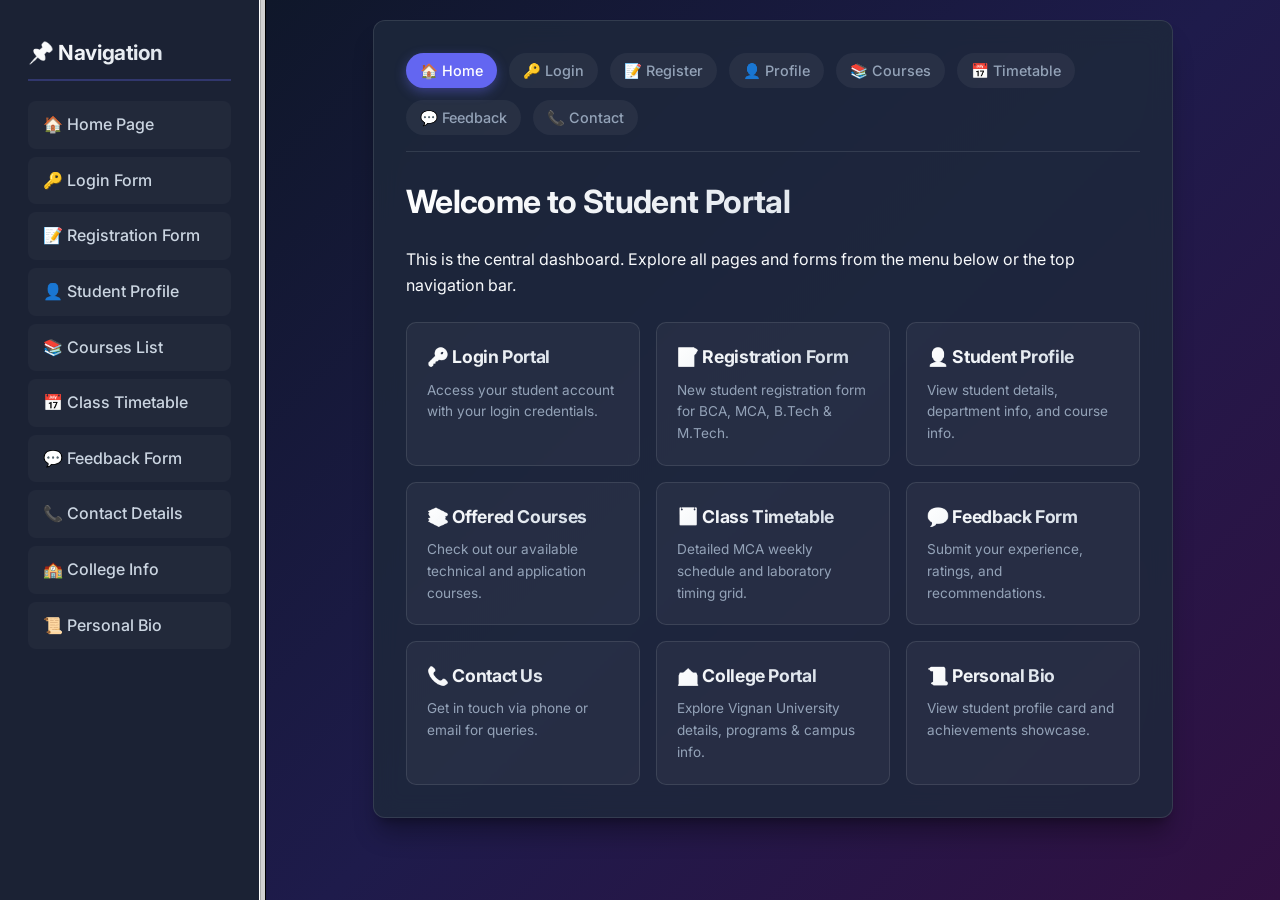
<file: index.html>
<!DOCTYPE html>
<html lang="en">
<head>
    <meta charset="UTF-8">
    <meta name="viewport" content="width=device-width, initial-scale=1.0">
    <title>Student Portal & Management System</title>
</head>

<frameset cols="260px,*">
    <frame src="menu.html" name="menu" style="border-right: 1px solid rgba(255,255,255,0.1);">
    <frame src="home.html" name="content">
    <noframes>
        <body>
            <p>Your browser does not support frames. <a href="home.html">Click here to go to the Home Page</a>.</p>
        </body>
    </noframes>
</frameset>
</html>
</file>
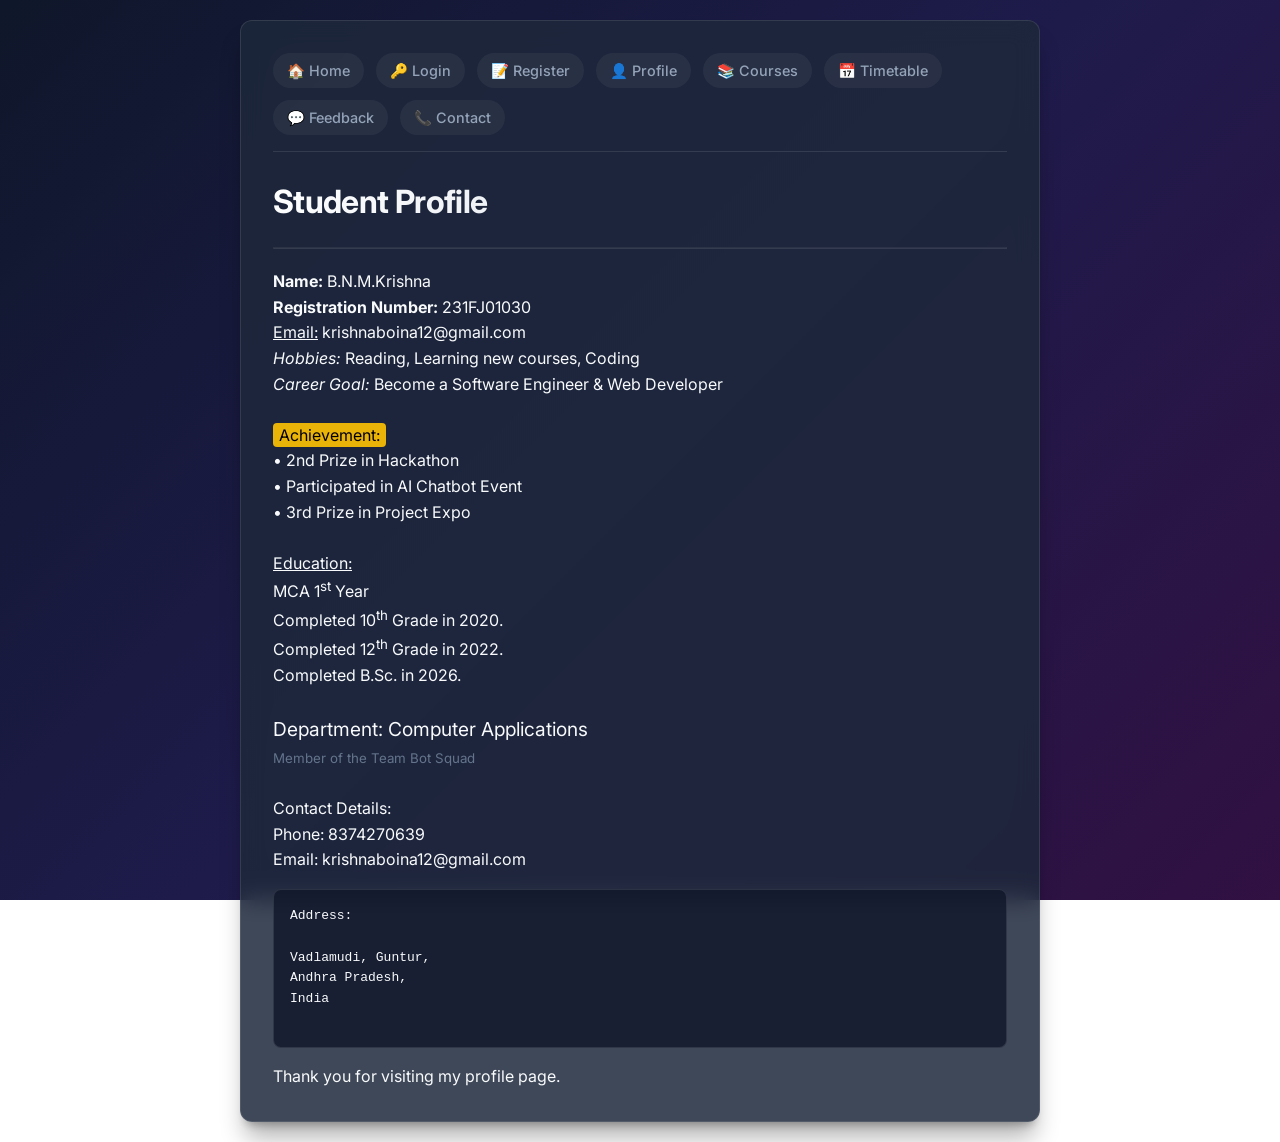
<file: basic_tags (1).html>
<!DOCTYPE html>
<html lang="en">
<head>
    <meta charset="UTF-8">
    <meta name="viewport" content="width=device-width, initial-scale=1.0">
    <title>My Personal Profile</title>
    <link rel="stylesheet" href="styles.css">
</head>
<body>

<div class="container">
    <div class="top-nav">
        <a href="home.html">🏠 Home</a>
        <a href="login.html">🔑 Login</a>
        <a href="registration.html">📝 Register</a>
        <a href="profile.html">👤 Profile</a>
        <a href="courses.html">📚 Courses</a>
        <a href="tables.html">📅 Timetable</a>
        <a href="feedback.html">💬 Feedback</a>
        <a href="contact.html">📞 Contact</a>
    </div>

    <h1>Student Profile</h1>
    <hr style="border-color: var(--card-border); margin-bottom: 20px;">

    <p><b>Name:</b> B.N.M.Krishna</p>
    <p><strong>Registration Number:</strong> 231FJ01030</p>
    <p><u>Email:</u> krishnaboina12@gmail.com</p>
    <p><i>Hobbies:</i> Reading, Learning new courses, Coding</p>
    <p><em>Career Goal:</em> Become a Software Engineer & Web Developer</p>

    <br>
    <p>
        <mark style="background: #eab308; color: #000; padding: 2px 6px; border-radius: 4px;">Achievement:</mark><br>
        • 2nd Prize in Hackathon<br>
        • Participated in AI Chatbot Event<br>
        • 3rd Prize in Project Expo
    </p>
    <br>

    <p><u>Education:</u><br> MCA 1<sup>st</sup> Year</p>
    <p>Completed 10<sup>th</sup> Grade in 2020.</p>
    <p>Completed 12<sup>th</sup> Grade in 2022.</p>
    <p>Completed B.Sc. in 2026.</p>

    <br>
    <p><big>Department: Computer Applications</big></p>
    <p><small style="color: var(--text-muted);">Member of the Team Bot Squad</small></p>

    <br>
    <p>
        Contact Details:<br>
        Phone: 8374270639<br>
        Email: krishnaboina12@gmail.com
    </p>

    <pre style="background: rgba(15, 23, 42, 0.8); padding: 16px; border-radius: 8px; border: 1px solid var(--card-border); margin: 16px 0; font-family: monospace;">
Address:

Vadlamudi, Guntur,
Andhra Pradesh,
India
    </pre>

    <span>Thank you for visiting my profile page.</span>
</div>

</body>
</html>
</file>
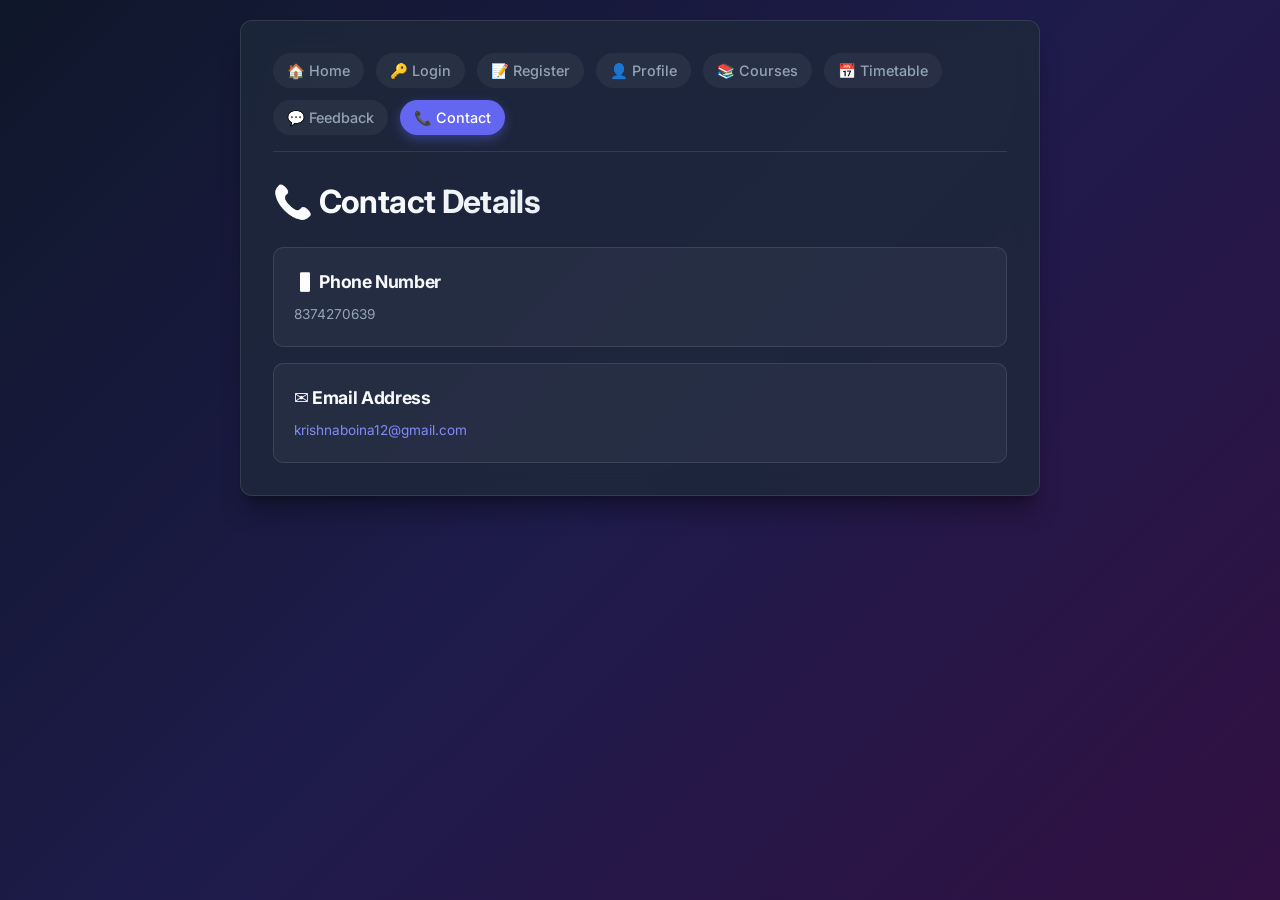
<file: contact.html>
<!DOCTYPE html>
<html lang="en">
<head>
    <meta charset="UTF-8">
    <meta name="viewport" content="width=device-width, initial-scale=1.0">
    <title>Contact</title>
    <link rel="stylesheet" href="styles.css">
</head>
<body>

<div class="container">
    <div class="top-nav">
        <a href="home.html">🏠 Home</a>
        <a href="login.html">🔑 Login</a>
        <a href="registration.html">📝 Register</a>
        <a href="profile.html">👤 Profile</a>
        <a href="courses.html">📚 Courses</a>
        <a href="tables.html">📅 Timetable</a>
        <a href="feedback.html">💬 Feedback</a>
        <a href="contact.html" class="active">📞 Contact</a>
    </div>

    <h1>📞 Contact Details</h1>

    <div style="display: flex; flex-direction: column; gap: 16px; margin-top: 16px;">
        <div class="card">
            <h3>📱 Phone Number</h3>
            <p>8374270639</p>
        </div>

        <div class="card">
            <h3>✉️ Email Address</h3>
            <p><a href="mailto:krishnaboina12@gmail.com">krishnaboina12@gmail.com</a></p>
        </div>
    </div>
</div>

</body>
</html>
</file>
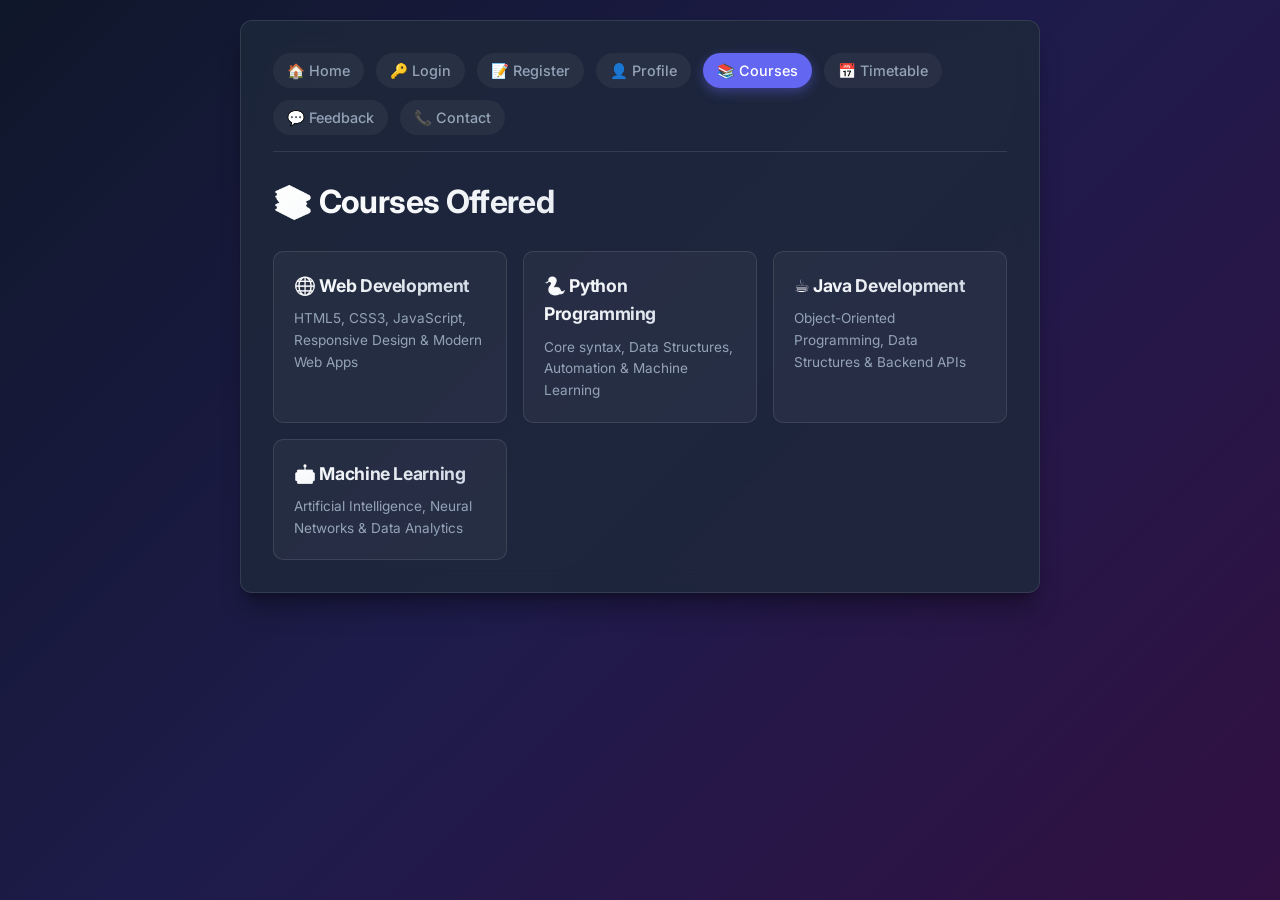
<file: courses.html>
<!DOCTYPE html>
<html lang="en">
<head>
    <meta charset="UTF-8">
    <meta name="viewport" content="width=device-width, initial-scale=1.0">
    <title>Courses</title>
    <link rel="stylesheet" href="styles.css">
</head>
<body>

<div class="container">
    <div class="top-nav">
        <a href="home.html">🏠 Home</a>
        <a href="login.html">🔑 Login</a>
        <a href="registration.html">📝 Register</a>
        <a href="profile.html">👤 Profile</a>
        <a href="courses.html" class="active">📚 Courses</a>
        <a href="tables.html">📅 Timetable</a>
        <a href="feedback.html">💬 Feedback</a>
        <a href="contact.html">📞 Contact</a>
    </div>

    <h1>📚 Courses Offered</h1>

    <div class="grid">
        <div class="card">
            <h3>🌐 Web Development</h3>
            <p>HTML5, CSS3, JavaScript, Responsive Design & Modern Web Apps</p>
        </div>
        <div class="card">
            <h3>🐍 Python Programming</h3>
            <p>Core syntax, Data Structures, Automation & Machine Learning</p>
        </div>
        <div class="card">
            <h3>☕ Java Development</h3>
            <p>Object-Oriented Programming, Data Structures & Backend APIs</p>
        </div>
        <div class="card">
            <h3>🤖 Machine Learning</h3>
            <p>Artificial Intelligence, Neural Networks & Data Analytics</p>
        </div>
    </div>
</div>

</body>
</html>
</file>
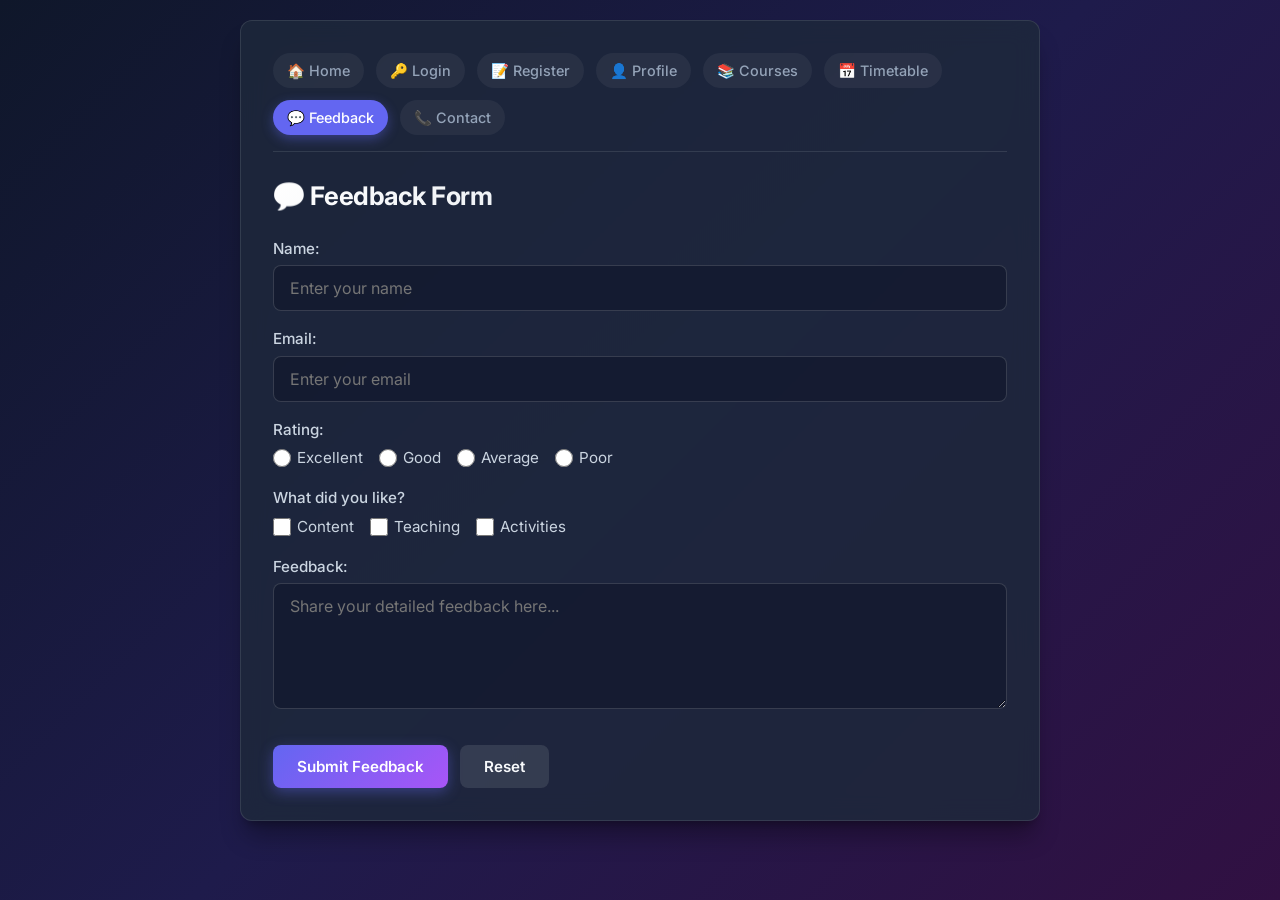
<file: feedback.html>
<!DOCTYPE html>
<html lang="en">
<head>
    <meta charset="UTF-8">
    <meta name="viewport" content="width=device-width, initial-scale=1.0">
    <title>Feedback Form</title>
    <link rel="stylesheet" href="styles.css">
</head>
<body>

<div class="container">
    <div class="top-nav">
        <a href="home.html">🏠 Home</a>
        <a href="login.html">🔑 Login</a>
        <a href="registration.html">📝 Register</a>
        <a href="profile.html">👤 Profile</a>
        <a href="courses.html">📚 Courses</a>
        <a href="tables.html">📅 Timetable</a>
        <a href="feedback.html" class="active">💬 Feedback</a>
        <a href="contact.html">📞 Contact</a>
    </div>

    <h2>💬 Feedback Form</h2>

    <div id="alertBox" class="alert alert-success">Thank you for your feedback! Redirecting...</div>

    <form id="feedbackForm" onsubmit="handleFeedback(event)">

        <div>
            <label for="name">Name:</label>
            <input type="text" id="name" name="name" placeholder="Enter your name" required>
        </div>

        <div>
            <label for="email">Email:</label>
            <input type="email" id="email" name="email" placeholder="Enter your email" required>
        </div>

        <div>
            <label>Rating:</label>
            <div class="radio-group">
                <label><input type="radio" name="rating" value="Excellent" required> Excellent</label>
                <label><input type="radio" name="rating" value="Good"> Good</label>
                <label><input type="radio" name="rating" value="Average"> Average</label>
                <label><input type="radio" name="rating" value="Poor"> Poor</label>
            </div>
        </div>

        <div>
            <label>What did you like?</label>
            <div class="checkbox-group">
                <label><input type="checkbox" name="like" value="Content"> Content</label>
                <label><input type="checkbox" name="like" value="Teaching"> Teaching</label>
                <label><input type="checkbox" name="like" value="Activities"> Activities</label>
            </div>
        </div>

        <div>
            <label for="feedback">Feedback:</label>
            <textarea id="feedback" name="feedback" rows="5" placeholder="Share your detailed feedback here..." required></textarea>
        </div>

        <div class="button-group">
            <input type="submit" value="Submit Feedback">
            <input type="reset" value="Reset">
        </div>

    </form>
</div>

<script>
function handleFeedback(event) {
    event.preventDefault();
    const alertBox = document.getElementById('alertBox');
    alertBox.style.display = 'block';
    setTimeout(() => {
        window.location.href = 'home.html';
    }, 1200);
}
</script>

</body>
</html>
</file>
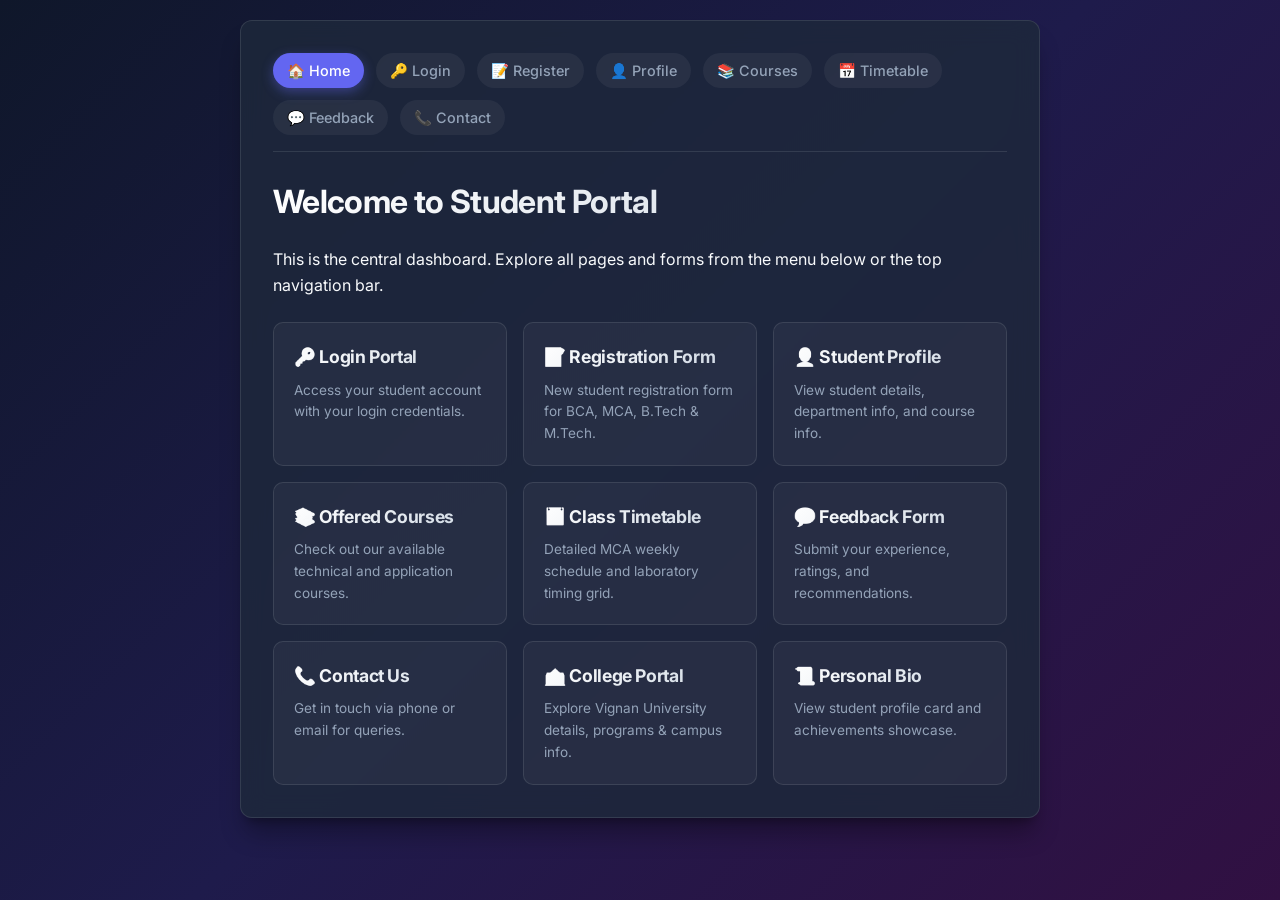
<file: home.html>
<!DOCTYPE html>
<html lang="en">
<head>
    <meta charset="UTF-8">
    <meta name="viewport" content="width=device-width, initial-scale=1.0">
    <title>Home</title>
    <link rel="stylesheet" href="styles.css">
</head>
<body>

<div class="container">
    <div class="top-nav">
        <a href="home.html" class="active">🏠 Home</a>
        <a href="login.html">🔑 Login</a>
        <a href="registration.html">📝 Register</a>
        <a href="profile.html">👤 Profile</a>
        <a href="courses.html">📚 Courses</a>
        <a href="tables.html">📅 Timetable</a>
        <a href="feedback.html">💬 Feedback</a>
        <a href="contact.html">📞 Contact</a>
    </div>

    <h1>Welcome to Student Portal</h1>
    <p>This is the central dashboard. Explore all pages and forms from the menu below or the top navigation bar.</p>

    <div class="grid">
        <a href="login.html" class="card">
            <h3>🔑 Login Portal</h3>
            <p>Access your student account with your login credentials.</p>
        </a>

        <a href="registration.html" class="card">
            <h3>📝 Registration Form</h3>
            <p>New student registration form for BCA, MCA, B.Tech & M.Tech.</p>
        </a>

        <a href="profile.html" class="card">
            <h3>👤 Student Profile</h3>
            <p>View student details, department info, and course info.</p>
        </a>

        <a href="courses.html" class="card">
            <h3>📚 Offered Courses</h3>
            <p>Check out our available technical and application courses.</p>
        </a>

        <a href="tables.html" class="card">
            <h3>📅 Class Timetable</h3>
            <p>Detailed MCA weekly schedule and laboratory timing grid.</p>
        </a>

        <a href="feedback.html" class="card">
            <h3>💬 Feedback Form</h3>
            <p>Submit your experience, ratings, and recommendations.</p>
        </a>

        <a href="contact.html" class="card">
            <h3>📞 Contact Us</h3>
            <p>Get in touch via phone or email for queries.</p>
        </a>

        <a href="hyperlinks_nav.html" class="card">
            <h3>🏫 College Portal</h3>
            <p>Explore Vignan University details, programs & campus info.</p>
        </a>

        <a href="basic_tags (1).html" class="card">
            <h3>📜 Personal Bio</h3>
            <p>View student profile card and achievements showcase.</p>
        </a>
    </div>
</div>

</body>
</html>
</file>
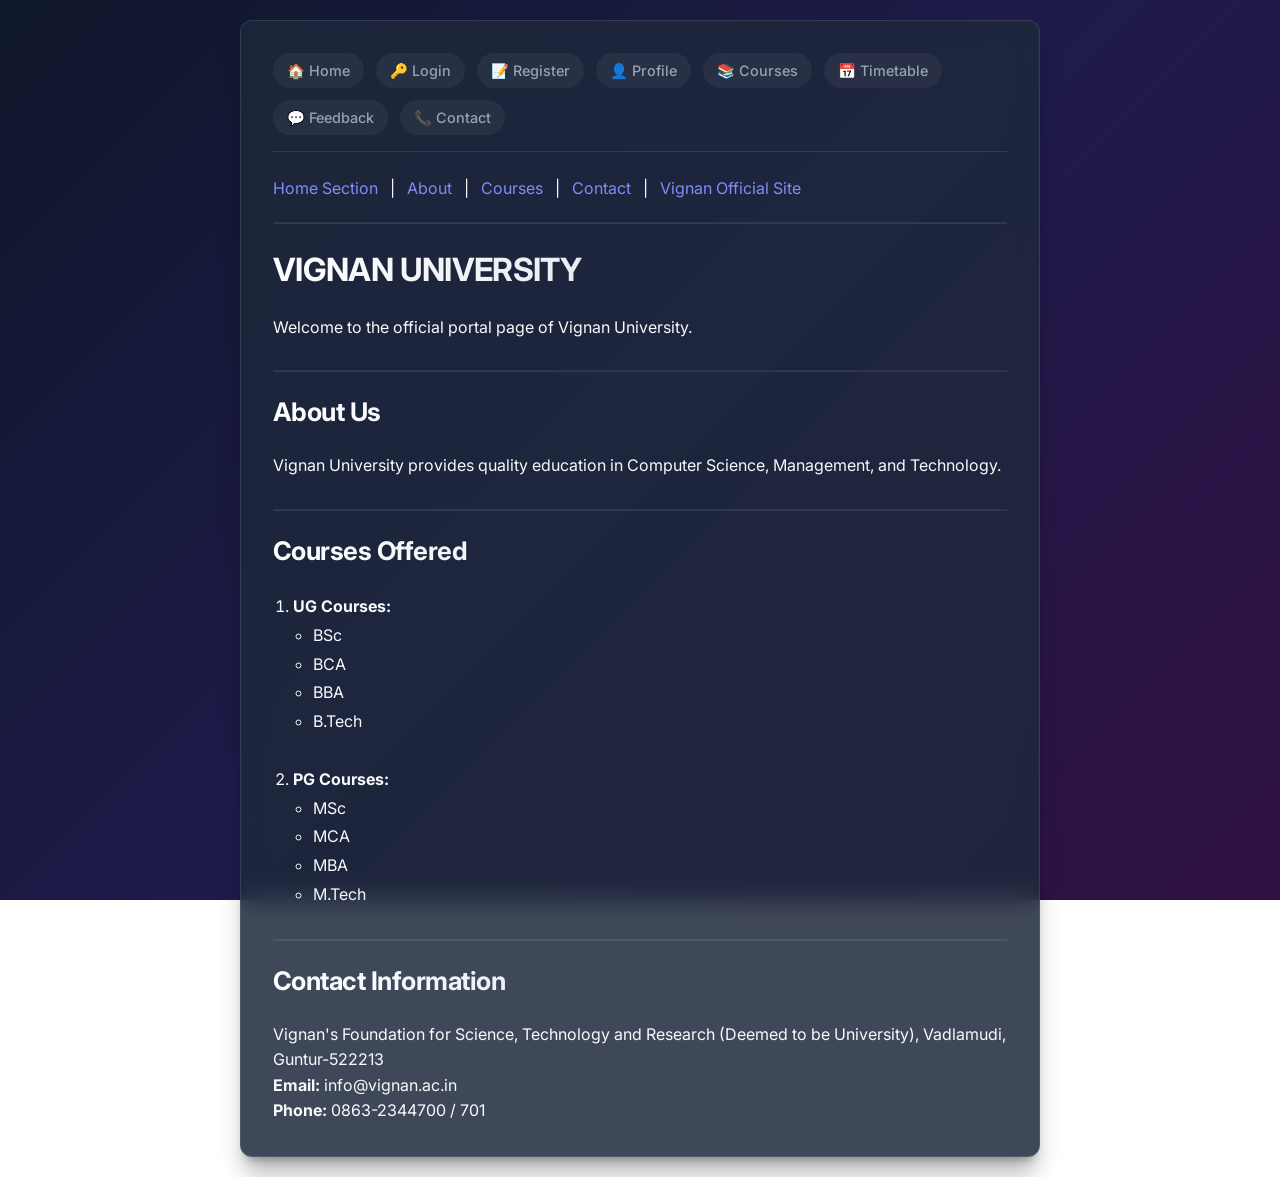
<file: hyperlinks_nav.html>
<!DOCTYPE html>
<html lang="en">
<head>
    <meta charset="UTF-8">
    <meta name="viewport" content="width=device-width, initial-scale=1.0">
    <title>College Website</title>
    <link rel="stylesheet" href="styles.css">
</head>
<body>

<div class="container">
    <div class="top-nav">
        <a href="home.html">🏠 Home</a>
        <a href="login.html">🔑 Login</a>
        <a href="registration.html">📝 Register</a>
        <a href="profile.html">👤 Profile</a>
        <a href="courses.html">📚 Courses</a>
        <a href="tables.html">📅 Timetable</a>
        <a href="feedback.html">💬 Feedback</a>
        <a href="contact.html">📞 Contact</a>
    </div>

    <nav style="display: flex; gap: 12px; margin-bottom: 20px;">
        <a href="#home">Home Section</a> |
        <a href="#about">About</a> |
        <a href="#courses">Courses</a> |
        <a href="#contact">Contact</a> |
        <a href="https://www.vignan.ac.in" target="_blank">Vignan Official Site</a>
    </nav>
    <hr style="border-color: var(--card-border); margin-bottom: 20px;">

    <section id="home" style="margin-bottom: 30px;">
        <h1>VIGNAN UNIVERSITY</h1>
        <p>Welcome to the official portal page of Vignan University.</p>
    </section>

    <hr style="border-color: var(--card-border); margin-bottom: 20px;">

    <section id="about" style="margin-bottom: 30px;">
        <h2>About Us</h2>
        <p>Vignan University provides quality education in Computer Science, Management, and Technology.</p>
    </section>

    <hr style="border-color: var(--card-border); margin-bottom: 20px;">

    <section id="courses" style="margin-bottom: 30px;">
        <h2>Courses Offered</h2>
        <ol style="margin-left: 20px; line-height: 1.8;">
            <li><b>UG Courses:</b>
                <ul style="margin-left: 20px;">
                    <li>BSc</li>
                    <li>BCA</li>
                    <li>BBA</li>
                    <li>B.Tech</li>
                </ul>
            </li>
            <br>
            <li><b>PG Courses:</b>
                <ul style="margin-left: 20px;">
                    <li>MSc</li>
                    <li>MCA</li>
                    <li>MBA</li>
                    <li>M.Tech</li>
                </ul>
            </li>
        </ol>
    </section>

    <hr style="border-color: var(--card-border); margin-bottom: 20px;">

    <section id="contact">
        <h2>Contact Information</h2>
        <p>Vignan's Foundation for Science, Technology and Research (Deemed to be University), Vadlamudi, Guntur-522213</p>
        <p><b>Email:</b> info@vignan.ac.in</p>
        <p><b>Phone:</b> 0863-2344700 / 701</p>
    </section>
</div>

</body>
</html>
</file>
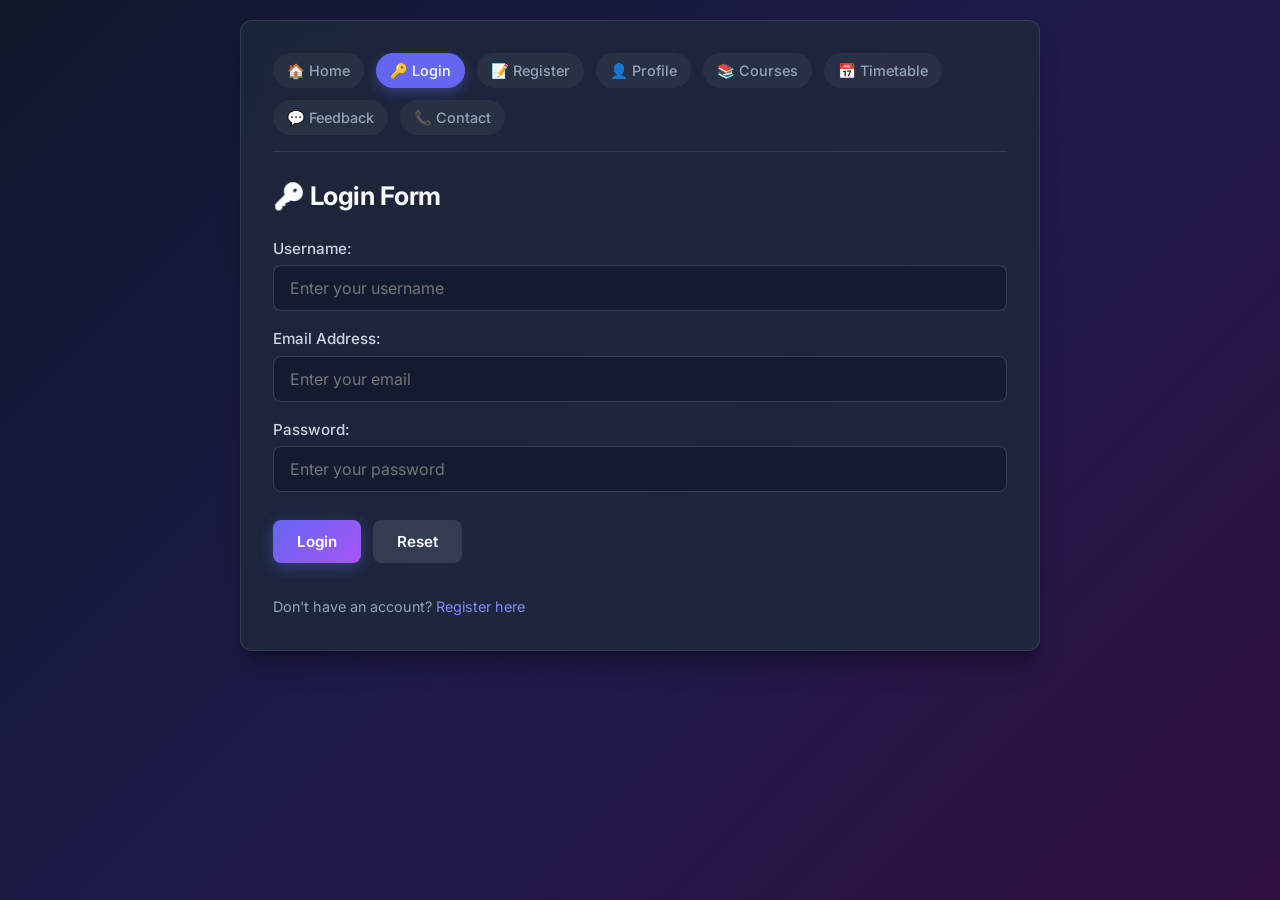
<file: login.html>
<!DOCTYPE html>
<html lang="en">
<head>
    <meta charset="UTF-8">
    <meta name="viewport" content="width=device-width, initial-scale=1.0">
    <title>Login Form</title>
    <link rel="stylesheet" href="styles.css">
</head>
<body>

<div class="container">
    <div class="top-nav">
        <a href="home.html">🏠 Home</a>
        <a href="login.html" class="active">🔑 Login</a>
        <a href="registration.html">📝 Register</a>
        <a href="profile.html">👤 Profile</a>
        <a href="courses.html">📚 Courses</a>
        <a href="tables.html">📅 Timetable</a>
        <a href="feedback.html">💬 Feedback</a>
        <a href="contact.html">📞 Contact</a>
    </div>

    <h2>🔑 Login Form</h2>

    <div id="alertBox" class="alert alert-success">Login successful! Redirecting...</div>

    <form id="loginForm" onsubmit="handleLogin(event)">

        <div>
            <label for="username">Username:</label>
            <input type="text" id="username" name="username" placeholder="Enter your username" required>
        </div>

        <div>
            <label for="email">Email Address:</label>
            <input type="email" id="email" name="email" placeholder="Enter your email" required>
        </div>

        <div>
            <label for="password">Password:</label>
            <input type="password" id="password" name="password" placeholder="Enter your password" required>
        </div>

        <div class="button-group">
            <input type="submit" value="Login">
            <input type="reset" value="Reset">
        </div>

        <p style="margin-top: 16px; font-size: 0.9rem; color: var(--text-secondary);">
            Don't have an account? <a href="registration.html">Register here</a>
        </p>

    </form>
</div>

<script>
function handleLogin(event) {
    event.preventDefault();
    const alertBox = document.getElementById('alertBox');
    alertBox.style.display = 'block';
    setTimeout(() => {
        window.location.href = 'home.html';
    }, 1200);
}
</script>

</body>
</html>
</file>
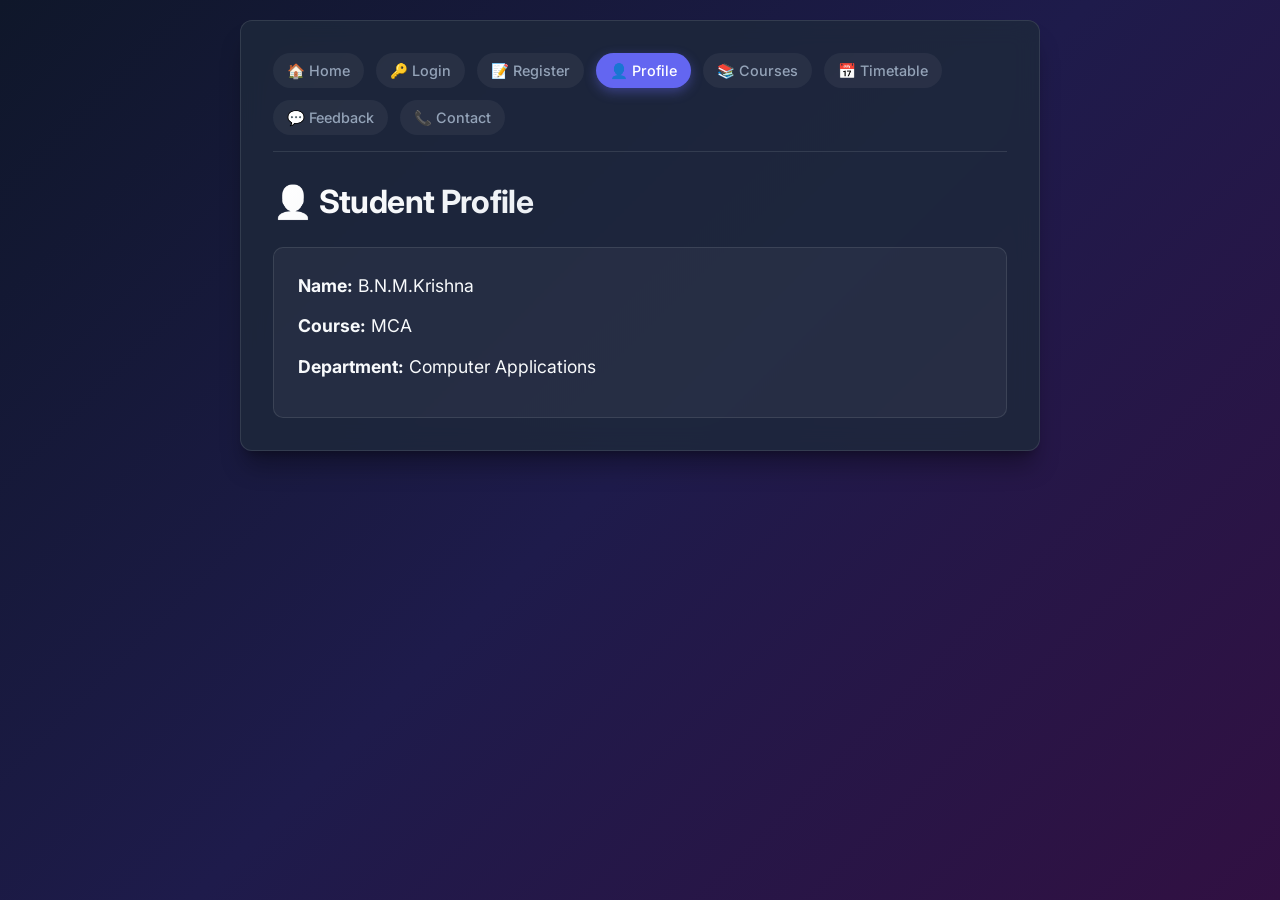
<file: profile.html>
<!DOCTYPE html>
<html lang="en">
<head>
    <meta charset="UTF-8">
    <meta name="viewport" content="width=device-width, initial-scale=1.0">
    <title>Profile</title>
    <link rel="stylesheet" href="styles.css">
</head>
<body>

<div class="container">
    <div class="top-nav">
        <a href="home.html">🏠 Home</a>
        <a href="login.html">🔑 Login</a>
        <a href="registration.html">📝 Register</a>
        <a href="profile.html" class="active">👤 Profile</a>
        <a href="courses.html">📚 Courses</a>
        <a href="tables.html">📅 Timetable</a>
        <a href="feedback.html">💬 Feedback</a>
        <a href="contact.html">📞 Contact</a>
    </div>

    <h1>👤 Student Profile</h1>

    <div style="background: rgba(255,255,255,0.04); border-radius: 10px; padding: 24px; border: 1px solid var(--card-border); margin-top: 16px;">
        <p style="margin-bottom: 12px; font-size: 1.1rem;"><b>Name:</b> B.N.M.Krishna</p>
        <p style="margin-bottom: 12px; font-size: 1.1rem;"><b>Course:</b> MCA</p>
        <p style="margin-bottom: 12px; font-size: 1.1rem;"><b>Department:</b> Computer Applications</p>
    </div>
</div>

</body>
</html>
</file>
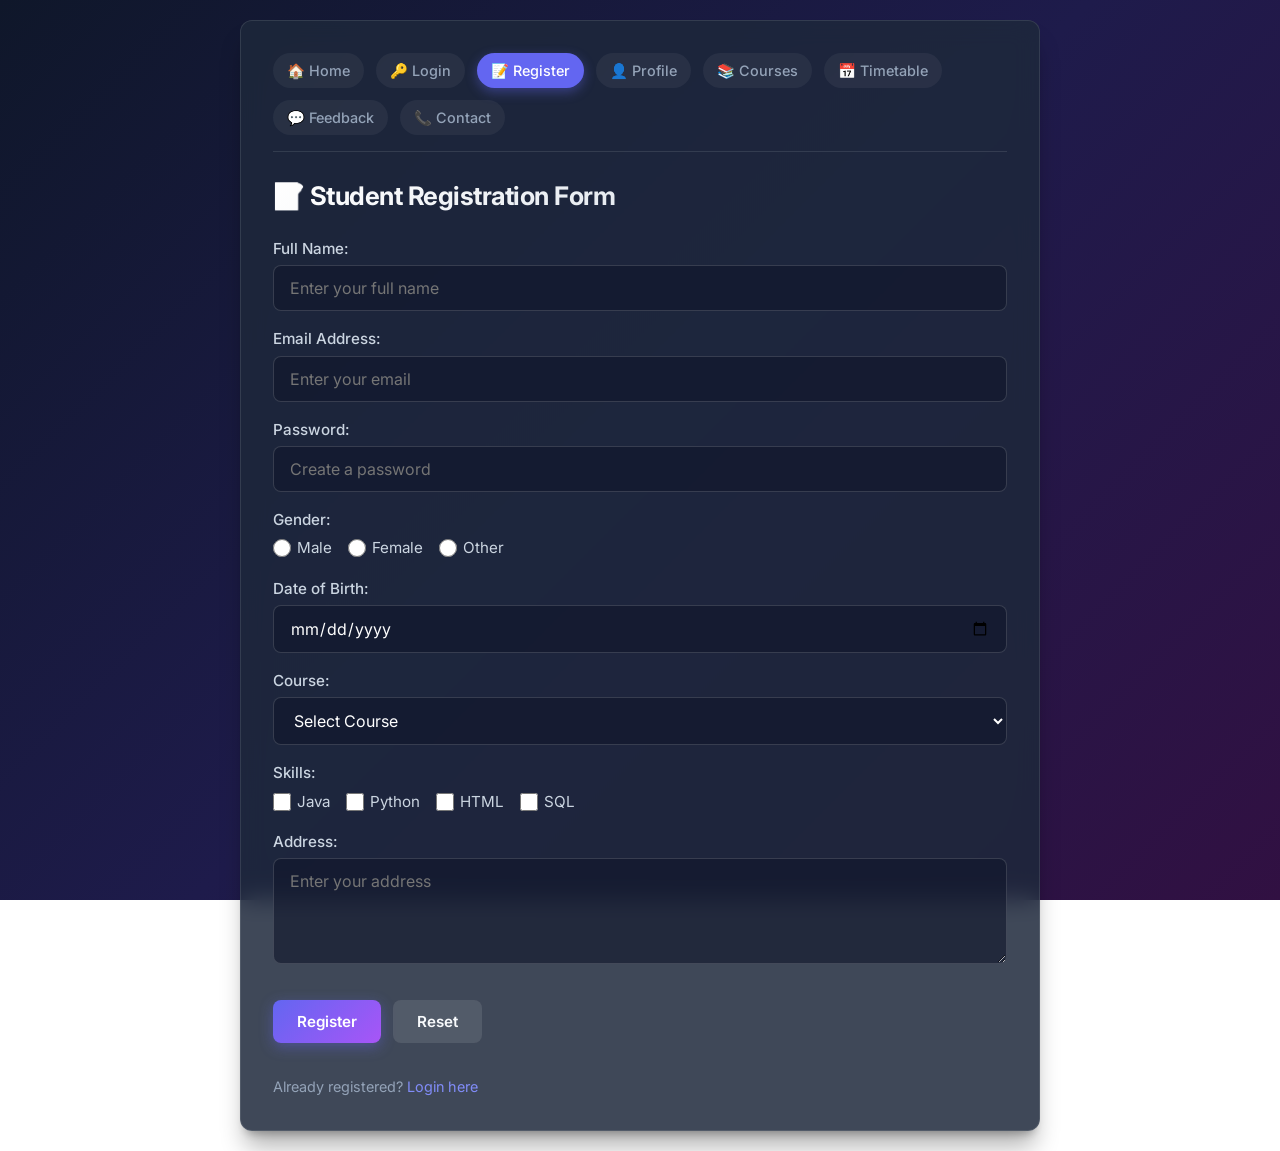
<file: registration.html>
<!DOCTYPE html>
<html lang="en">
<head>
    <meta charset="UTF-8">
    <meta name="viewport" content="width=device-width, initial-scale=1.0">
    <title>Student Registration Form</title>
    <link rel="stylesheet" href="styles.css">
</head>
<body>

<div class="container">
    <div class="top-nav">
        <a href="home.html">🏠 Home</a>
        <a href="login.html">🔑 Login</a>
        <a href="registration.html" class="active">📝 Register</a>
        <a href="profile.html">👤 Profile</a>
        <a href="courses.html">📚 Courses</a>
        <a href="tables.html">📅 Timetable</a>
        <a href="feedback.html">💬 Feedback</a>
        <a href="contact.html">📞 Contact</a>
    </div>

    <h2>📝 Student Registration Form</h2>

    <div id="alertBox" class="alert alert-success">Registration successful! Redirecting to Login...</div>

    <form id="regForm" onsubmit="handleRegistration(event)">

        <div>
            <label for="fullname">Full Name:</label>
            <input type="text" id="fullname" name="fullname" placeholder="Enter your full name" required>
        </div>

        <div>
            <label for="email">Email Address:</label>
            <input type="email" id="email" name="email" placeholder="Enter your email" required>
        </div>

        <div>
            <label for="password">Password:</label>
            <input type="password" id="password" name="password" placeholder="Create a password" required>
        </div>

        <div>
            <label>Gender:</label>
            <div class="radio-group">
                <label><input type="radio" name="gender" value="Male" required> Male</label>
                <label><input type="radio" name="gender" value="Female"> Female</label>
                <label><input type="radio" name="gender" value="Other"> Other</label>
            </div>
        </div>

        <div>
            <label for="dob">Date of Birth:</label>
            <input type="date" id="dob" name="dob" required>
        </div>

        <div>
            <label for="course">Course:</label>
            <select id="course" name="course" required>
                <option value="">Select Course</option>
                <option value="BCA">BCA</option>
                <option value="MCA">MCA</option>
                <option value="B.Tech">B.Tech</option>
                <option value="M.Tech">M.Tech</option>
            </select>
        </div>

        <div>
            <label>Skills:</label>
            <div class="checkbox-group">
                <label><input type="checkbox" name="skills" value="Java"> Java</label>
                <label><input type="checkbox" name="skills" value="Python"> Python</label>
                <label><input type="checkbox" name="skills" value="HTML"> HTML</label>
                <label><input type="checkbox" name="skills" value="SQL"> SQL</label>
            </div>
        </div>

        <div>
            <label for="address">Address:</label>
            <textarea id="address" name="address" rows="4" placeholder="Enter your address" required></textarea>
        </div>

        <div class="button-group">
            <input type="submit" value="Register">
            <input type="reset" value="Reset">
        </div>

        <p style="margin-top: 16px; font-size: 0.9rem; color: var(--text-secondary);">
            Already registered? <a href="login.html">Login here</a>
        </p>

    </form>
</div>

<script>
function handleRegistration(event) {
    event.preventDefault();
    const alertBox = document.getElementById('alertBox');
    alertBox.style.display = 'block';
    setTimeout(() => {
        window.location.href = 'login.html';
    }, 1200);
}
</script>

</body>
</html>
</file>
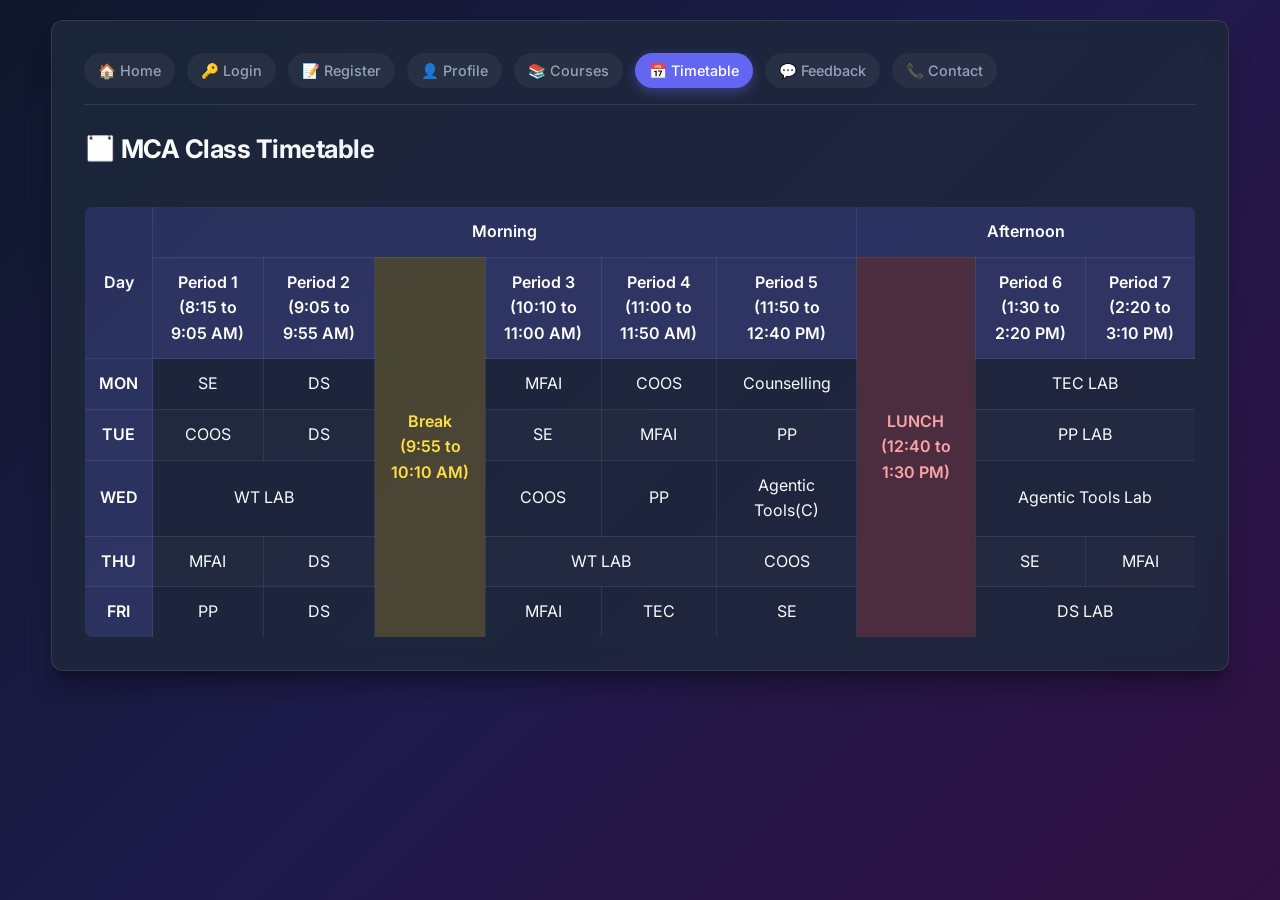
<file: tables.html>
<!DOCTYPE html>
<html lang="en">
<head>
    <meta charset="UTF-8">
    <meta name="viewport" content="width=device-width, initial-scale=1.0">
    <title>Class Timetable</title>
    <link rel="stylesheet" href="styles.css">
</head>
<body>

<div class="container" style="max-width: 95%;">
    <div class="top-nav">
        <a href="home.html">🏠 Home</a>
        <a href="login.html">🔑 Login</a>
        <a href="registration.html">📝 Register</a>
        <a href="profile.html">👤 Profile</a>
        <a href="courses.html">📚 Courses</a>
        <a href="tables.html" class="active">📅 Timetable</a>
        <a href="feedback.html">💬 Feedback</a>
        <a href="contact.html">📞 Contact</a>
    </div>

    <h2>📅 MCA Class Timetable</h2>

    <div style="overflow-x: auto;">
        <table border="1" cellspacing="0" cellpadding="10">

            <tr>
                <th rowspan="2">Day</th>
                <th colspan="6">Morning</th>
                <th colspan="3">Afternoon</th>
            </tr>

            <tr>
                <th>Period 1 <br> (8:15 to 9:05 AM)</th>
                <th>Period 2 <br> (9:05 to 9:55 AM)</th>
                <th rowspan="6" style="background: rgba(234, 179, 8, 0.2); color: #fde047;">Break <br> (9:55 to 10:10 AM)</th>
                <th>Period 3 <br> (10:10 to 11:00 AM)</th>
                <th>Period 4 <br> (11:00 to 11:50 AM)</th>
                <th>Period 5 <br> (11:50 to 12:40 PM)</th>
                <th rowspan="6" style="background: rgba(239, 68, 68, 0.2); color: #fca5a5;">LUNCH <br> (12:40 to 1:30 PM)</th>
                <th>Period 6 <br> (1:30 to 2:20 PM)</th>
                <th>Period 7 <br> (2:20 to 3:10 PM)</th> 
            </tr>

            <tr>
                <th>MON</th>
                <td>SE</td>
                <td>DS</td>
                <td>MFAI</td>
                <td>COOS</td>
                <td>Counselling</td>
                <td colspan="2">TEC LAB</td>
            </tr>

            <tr>
                <th>TUE</th>
                <td>COOS</td>
                <td>DS</td>
                <td>SE</td>
                <td>MFAI</td>
                <td>PP</td>
                <td colspan="2">PP LAB</td>
            </tr>

            <tr>
                <th>WED</th>
                <td colspan="2">WT LAB</td>
                <td>COOS</td>
                <td>PP</td>
                <td>Agentic Tools(C)</td>
                <td colspan="2">Agentic Tools Lab</td>
            </tr>

            <tr>
                <th>THU</th>
                <td>MFAI</td>
                <td>DS</td>
                <td colspan="2">WT LAB</td>
                <td>COOS</td>
                <td>SE</td>
                <td>MFAI</td>
            </tr>

            <tr>
                <th>FRI</th>
                <td>PP</td>
                <td>DS</td>
                <td>MFAI</td>
                <td>TEC</td>
                <td>SE</td>
                <td colspan="2">DS LAB</td>
            </tr>

        </table>
    </div>
</div>

</body>
</html>
</file>
<file: styles.css>
@import url('https://fonts.googleapis.com/css2?family=Inter:wght@300;400;500;600;700&display=swap');

:root {
  --bg-gradient: linear-gradient(135deg, #0f172a 0%, #1e1b4b 50%, #311042 100%);
  --card-bg: rgba(30, 41, 59, 0.85);
  --card-border: rgba(255, 255, 255, 0.1);
  --accent-primary: #6366f1;
  --accent-hover: #4f46e5;
  --accent-gradient: linear-gradient(135deg, #6366f1 0%, #a855f7 100%);
  --text-primary: #f8fafc;
  --text-secondary: #94a3b8;
  --text-muted: #64748b;
  --input-bg: rgba(15, 23, 42, 0.6);
  --input-border: rgba(255, 255, 255, 0.15);
  --radius: 12px;
}

* {
  box-sizing: border-box;
  margin: 0;
  padding: 0;
  font-family: 'Inter', system-ui, -apple-system, sans-serif;
}

body {
  background: var(--bg-gradient);
  background-attachment: fixed;
  color: var(--text-primary);
  min-height: 100vh;
  padding: 20px;
  line-height: 1.6;
}

/* Common Card Wrapper */
.container {
  max-width: 800px;
  margin: 0 auto;
  background: var(--card-bg);
  backdrop-filter: blur(12px);
  border: 1px solid var(--card-border);
  border-radius: var(--radius);
  padding: 32px;
  box-shadow: 0 20px 25px -5px rgba(0, 0, 0, 0.3), 0 8px 10px -6px rgba(0, 0, 0, 0.3);
  animation: fadeIn 0.4s ease-out;
}

@keyframes fadeIn {
  from { opacity: 0; transform: translateY(10px); }
  to { opacity: 1; transform: translateY(0); }
}

h1, h2, h3 {
  font-weight: 700;
  letter-spacing: -0.02em;
  margin-bottom: 20px;
  background: linear-gradient(135deg, #ffffff 0%, #cbd5e1 100%);
  -webkit-background-clip: text;
  -webkit-text-fill-color: transparent;
}

h1 { font-size: 2rem; }
h2 { font-size: 1.6rem; }
h3 { font-size: 1.3rem; }

/* Navigation Bar inside content pages */
.top-nav {
  display: flex;
  gap: 12px;
  flex-wrap: wrap;
  margin-bottom: 24px;
  padding-bottom: 16px;
  border-bottom: 1px solid var(--card-border);
}

.top-nav a {
  color: var(--text-secondary);
  text-decoration: none;
  font-weight: 500;
  font-size: 0.9rem;
  padding: 6px 14px;
  border-radius: 20px;
  background: rgba(255, 255, 255, 0.05);
  transition: all 0.2s ease;
}

.top-nav a:hover, .top-nav a.active {
  color: #fff;
  background: var(--accent-primary);
  box-shadow: 0 4px 12px rgba(99, 102, 241, 0.4);
}

/* Forms */
form {
  display: flex;
  flex-direction: column;
  gap: 16px;
}

label {
  font-weight: 500;
  font-size: 0.95rem;
  color: #cbd5e1;
  margin-bottom: 4px;
  display: block;
}

input[type="text"],
input[type="email"],
input[type="password"],
input[type="date"],
select,
textarea {
  width: 100%;
  padding: 12px 16px;
  background: var(--input-bg);
  border: 1px solid var(--input-border);
  border-radius: 8px;
  color: #fff;
  font-size: 1rem;
  outline: none;
  transition: border-color 0.2s ease, box-shadow 0.2s ease;
}

input[type="text"]:focus,
input[type="email"]:focus,
input[type="password"]:focus,
input[type="date"]:focus,
select:focus,
textarea:focus {
  border-color: var(--accent-primary);
  box-shadow: 0 0 0 3px rgba(99, 102, 241, 0.25);
}

input[type="radio"],
input[type="checkbox"] {
  accent-color: var(--accent-primary);
  width: 18px;
  height: 18px;
  vertical-align: middle;
  cursor: pointer;
}

.radio-group, .checkbox-group {
  display: flex;
  gap: 16px;
  align-items: center;
  flex-wrap: wrap;
  margin-top: 4px;
}

.radio-group label, .checkbox-group label {
  display: inline-flex;
  align-items: center;
  gap: 6px;
  cursor: pointer;
  margin-bottom: 0;
  font-weight: 400;
}

.button-group {
  display: flex;
  gap: 12px;
  margin-top: 12px;
}

input[type="submit"],
input[type="reset"],
button,
.btn {
  padding: 12px 24px;
  border: none;
  border-radius: 8px;
  font-weight: 600;
  font-size: 0.95rem;
  cursor: pointer;
  transition: all 0.2s ease;
  text-decoration: none;
  display: inline-block;
  text-align: center;
}

input[type="submit"],
.btn-primary {
  background: var(--accent-gradient);
  color: white;
  box-shadow: 0 4px 14px rgba(99, 102, 241, 0.4);
}

input[type="submit"]:hover,
.btn-primary:hover {
  transform: translateY(-2px);
  box-shadow: 0 6px 20px rgba(99, 102, 241, 0.6);
}

input[type="reset"],
.btn-secondary {
  background: rgba(255, 255, 255, 0.1);
  color: var(--text-primary);
}

input[type="reset"]:hover,
.btn-secondary:hover {
  background: rgba(255, 255, 255, 0.2);
}

/* Tables */
table {
  width: 100%;
  border-collapse: collapse;
  margin-top: 16px;
  overflow: hidden;
  border-radius: 8px;
  border: 1px solid var(--card-border);
}

th, td {
  padding: 12px 14px;
  text-align: center;
  border: 1px solid rgba(255, 255, 255, 0.08);
}

th {
  background: rgba(99, 102, 241, 0.2);
  color: #fff;
  font-weight: 600;
}

tr:nth-child(even) {
  background: rgba(255, 255, 255, 0.02);
}

tr:hover {
  background: rgba(255, 255, 255, 0.05);
}

/* Links */
a {
  color: #818cf8;
  text-decoration: none;
  transition: color 0.2s ease;
}

a:hover {
  color: #a5b4fc;
  text-decoration: underline;
}

/* Utility alert boxes */
.alert {
  padding: 12px 16px;
  border-radius: 8px;
  margin-bottom: 16px;
  font-size: 0.9rem;
  display: none;
}
.alert-success {
  background: rgba(34, 197, 94, 0.15);
  border: 1px solid rgba(34, 197, 94, 0.3);
  color: #4ade80;
}

/* Menu Page Sidebar Styling */
.menu-container {
  padding: 24px 16px;
}

.menu-title {
  font-size: 1.3rem;
  color: #818cf8;
  margin-bottom: 20px;
  padding-bottom: 10px;
  border-bottom: 2px solid rgba(99, 102, 241, 0.3);
  display: flex;
  align-items: center;
  gap: 8px;
}

.menu-list {
  display: flex;
  flex-direction: column;
  gap: 8px;
  list-style: none;
}

.menu-list a {
  display: flex;
  align-items: center;
  gap: 10px;
  padding: 10px 14px;
  color: #cbd5e1;
  text-decoration: none;
  font-weight: 500;
  border-radius: 8px;
  background: rgba(255, 255, 255, 0.03);
  border: 1px solid transparent;
  transition: all 0.2s ease;
}

.menu-list a:hover {
  color: #fff;
  background: rgba(99, 102, 241, 0.2);
  border-color: rgba(99, 102, 241, 0.4);
  transform: translateX(4px);
}

/* Grid cards for home */
.grid {
  display: grid;
  grid-template-columns: repeat(auto-fit, minmax(220px, 1fr));
  gap: 16px;
  margin-top: 24px;
}

.card {
  background: rgba(255, 255, 255, 0.04);
  border: 1px solid var(--card-border);
  border-radius: 10px;
  padding: 20px;
  transition: all 0.2s ease;
  text-decoration: none;
  color: inherit;
  display: block;
}

.card:hover {
  transform: translateY(-4px);
  border-color: var(--accent-primary);
  box-shadow: 0 10px 20px rgba(0, 0, 0, 0.2);
}

.card h3 {
  font-size: 1.1rem;
  margin-bottom: 8px;
  color: #fff;
}

.card p {
  font-size: 0.85rem;
  color: var(--text-secondary);
}
</file>
